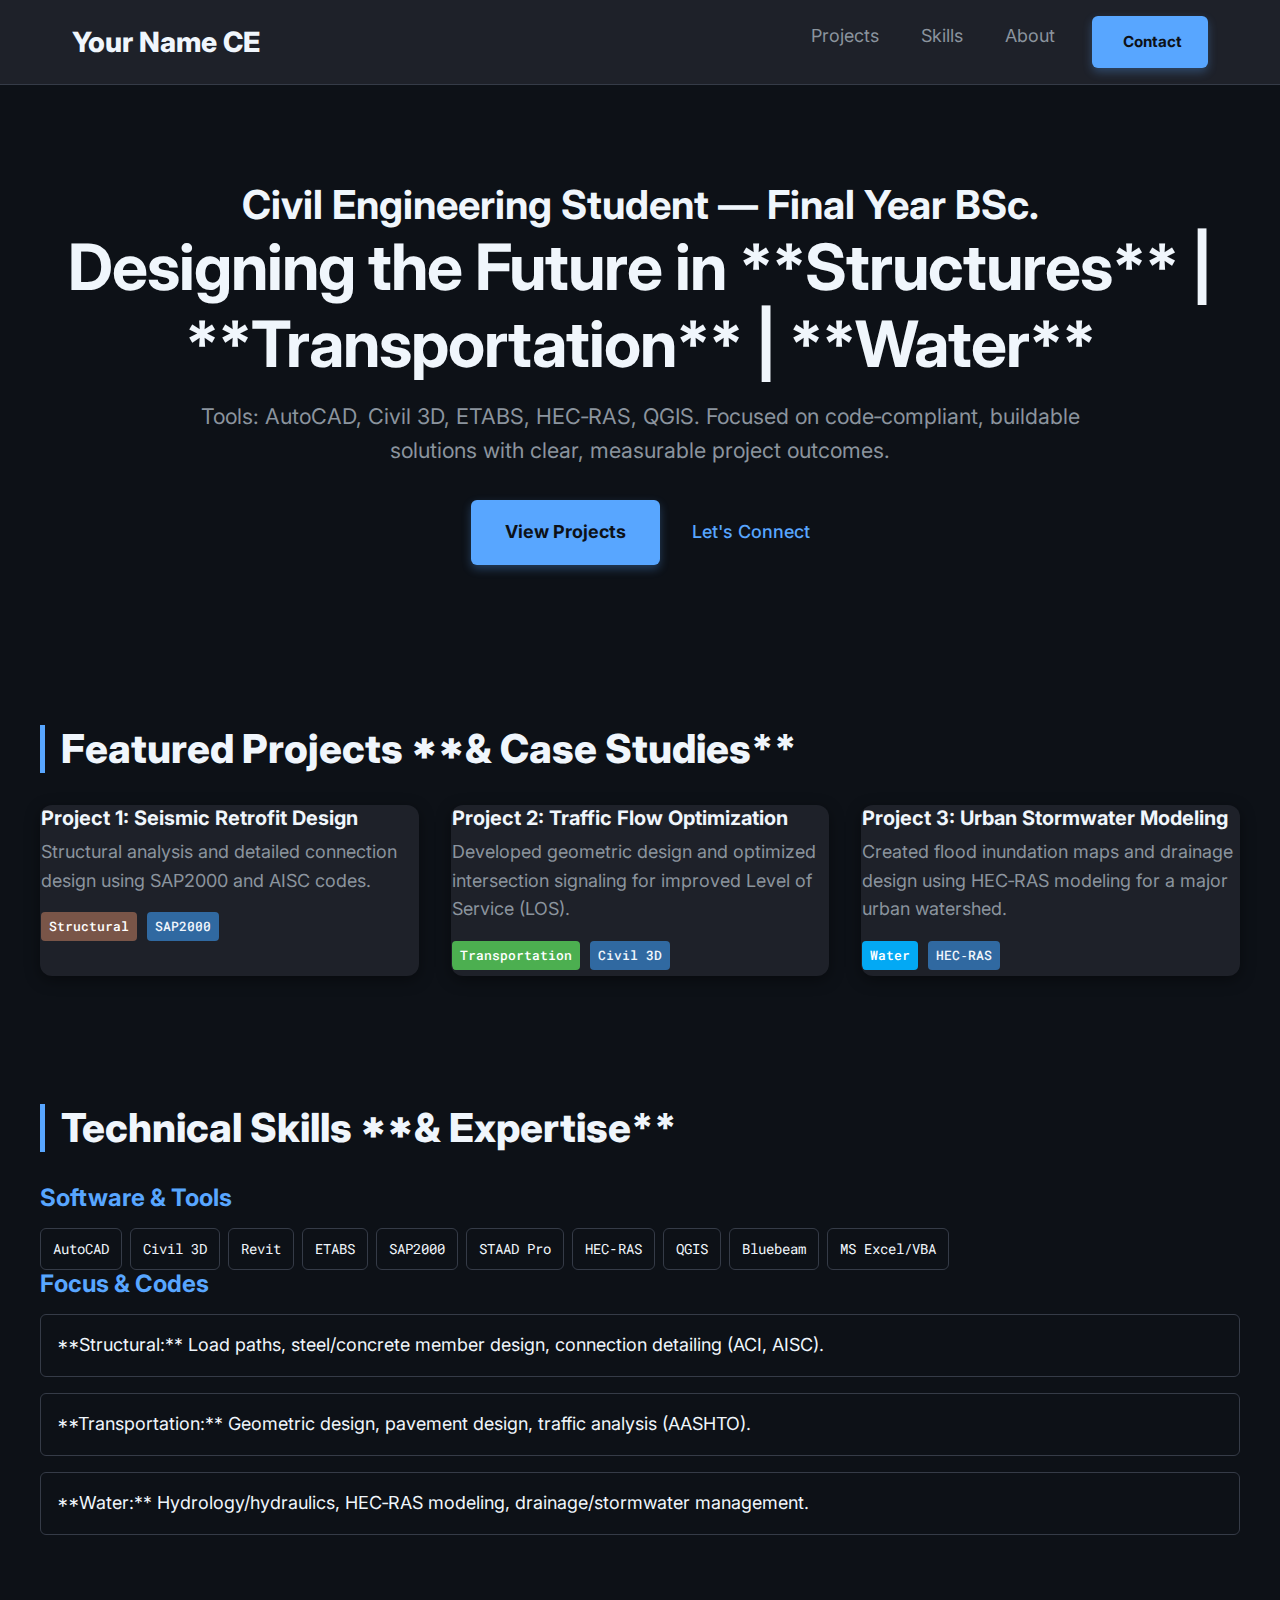
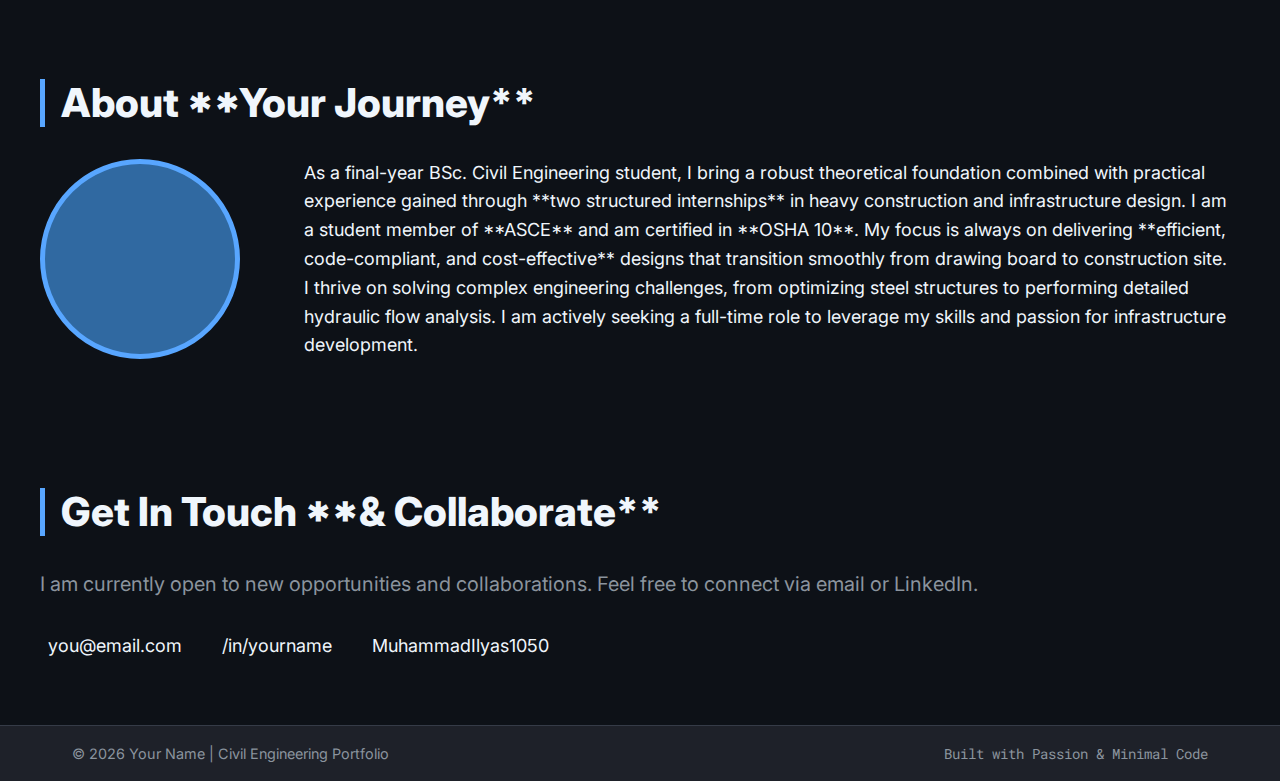
<file: index.html>
<!doctype html>
<html lang="en">
<head>
  <meta charset="utf-8" />
  <meta name="viewport" content="width=device-width, initial-scale=1" />
  <title>Your Name — Civil Engineering Portfolio</title>
  <meta name="description" content="Civil Engineering student portfolio showcasing expertise in structures, transportation, and water systems." />
  
  <link rel="preconnect" href="https://fonts.googleapis.com">
  <link rel="preconnect" href="https://fonts.gstatic.com" crossorigin>
  <link href="https://fonts.googleapis.com/css2?family=Inter:wght@300;500;700&family=Roboto+Mono:wght@400;700&display=swap" rel="stylesheet">
  
  <link rel="stylesheet" href="https://cdnjs.cloudflare.com/ajax/libs/font-awesome/6.5.1/css/all.min.css" integrity="sha512-DTOQO9RWCH3ppGqcWaEA1BIZOC6xxalwEsw9c2QQeAIftl+Vegovlnee1c9QX4TctnWMn13TZye+giMm8e2LwA==" crossorigin="anonymous" referrerpolicy="no-referrer" />
  
  <link rel="stylesheet" href="assets/css/style.css" />
</head>
<body class="dark-mode">
  <header class="site-header">
    <div class="container nav-bar">
      <a class="logo" href="/">Your Name <span class="badge">CE</span></a>
      <nav>
        <a href="projects.html"><i class="fas fa-hammer"></i> Projects</a>
        <a href="#skills"><i class="fas fa-cogs"></i> Skills</a>
        <a href="#about"><i class="fas fa-user-tie"></i> About</a>
        <a class="btn primary-btn" href="#contact"><i class="fas fa-paper-plane"></i> Contact</a>
      </nav>
    </div>
  </header>

  <main>
    <section class="hero container">
      <h2 class="sub-headline">Civil Engineering Student — Final Year BSc.</h2>
      <h1 class="main-headline">Designing the Future in **Structures** | **Transportation** | **Water**</h1>
      <p class="hero-summary">Tools: AutoCAD, Civil 3D, ETABS, HEC‑RAS, QGIS. Focused on code‑compliant, buildable solutions with clear, measurable project outcomes.</p>
      <div class="hero-cta">
        <a class="btn primary-btn large-btn" href="projects.html"><i class="fas fa-eye"></i> View Projects</a>
        <a class="link secondary-link" href="#contact"><i class="fas fa-handshake"></i> Let's Connect</a>
      </div>
    </section>

    <section class="container featured section-padding">
      <h2 class="section-title">Featured Projects **& Case Studies**</h2>
      
      <div id="featured-grid" class="project-grid">
        <div class="project-card">
          <div class="project-image-placeholder"></div>
          <h3>Project 1: Seismic Retrofit Design</h3>
          <p>Structural analysis and detailed connection design using SAP2000 and AISC codes.</p>
          <span class="tag tag-structural">Structural</span> <span class="tag tag-tool">SAP2000</span>
        </div>
        <div class="project-card">
          <div class="project-image-placeholder"></div>
          <h3>Project 2: Traffic Flow Optimization</h3>
          <p>Developed geometric design and optimized intersection signaling for improved Level of Service (LOS).</p>
          <span class="tag tag-transportation">Transportation</span> <span class="tag tag-tool">Civil 3D</span>
        </div>
        <div class="project-card">
          <div class="project-image-placeholder"></div>
          <h3>Project 3: Urban Stormwater Modeling</h3>
          <p>Created flood inundation maps and drainage design using HEC‑RAS modeling for a major urban watershed.</p>
          <span class="tag tag-water">Water</span> <span class="tag tag-tool">HEC‑RAS</span>
        </div>
      </div>
    </section>

    <section id="skills" class="container section-padding">
      <h2 class="section-title">Technical Skills **& Expertise**</h2>
      <div class="skills-grid">
        <div class="skill-area">
          <h3><i class="fas fa-terminal"></i> Software & Tools</h3>
          <ul class="tags software-tags">
            <li>AutoCAD</li><li>Civil 3D</li><li>Revit</li><li>ETABS</li><li>SAP2000</li><li>STAAD Pro</li><li>HEC‑RAS</li><li>QGIS</li><li>Bluebeam</li><li>MS Excel/VBA</li>
          </ul>
        </div>
        <div class="skill-area">
          <h3><i class="fas fa-file-contract"></i> Focus & Codes</h3>
          <ul class="focus-list">
            <li>**Structural:** Load paths, steel/concrete member design, connection detailing (ACI, AISC).</li>
            <li>**Transportation:** Geometric design, pavement design, traffic analysis (AASHTO).</li>
            <li>**Water:** Hydrology/hydraulics, HEC‑RAS modeling, drainage/stormwater management.</li>
          </ul>
        </div>
      </div>
    </section>

    <section id="about" class="container section-padding about-section">
      <h2 class="section-title">About **Your Journey**</h2>
      <div class="about-content">
        <div class="profile-photo-placeholder"></div>
        <div>
          <p>As a final-year BSc. Civil Engineering student, I bring a robust theoretical foundation combined with practical experience gained through **two structured internships** in heavy construction and infrastructure design. I am a student member of **ASCE** and am certified in **OSHA 10**. My focus is always on delivering **efficient, code-compliant, and cost-effective** designs that transition smoothly from drawing board to construction site.</p>
          <p>I thrive on solving complex engineering challenges, from optimizing steel structures to performing detailed hydraulic flow analysis. I am actively seeking a full-time role to leverage my skills and passion for infrastructure development.</p>
        </div>
      </div>
    </section>

    <section id="contact" class="container section-padding contact-section">
      <h2 class="section-title">Get In Touch **& Collaborate**</h2>
      <p class="contact-pitch">I am currently open to new opportunities and collaborations. Feel free to connect via email or LinkedIn.</p>
      <div class="contact-links">
        <a class="contact-item" href="mailto:you@email.com"><i class="fas fa-envelope"></i> you@email.com</a>
        <a class="contact-item" href="https://linkedin.com/in/yourname" target="_blank"><i class="fab fa-linkedin"></i> /in/yourname</a>
        <a class="contact-item" href="https://github.com/MuhammadIlyas1050" target="_blank"><i class="fab fa-github"></i> MuhammadIlyas1050</a>
      </div>
    </section>
  </main>

  <footer class="site-footer">
    <div class="container footer-content">
      <p>&copy; <span id="year"></span> Your Name | Civil Engineering Portfolio</p>
      <p class="credit">Built with Passion & Minimal Code</p>
    </div>
  </footer>

  <script>
    document.getElementById('year').textContent = new Date().getFullYear();
  </script>
</body>
</html>
</file>
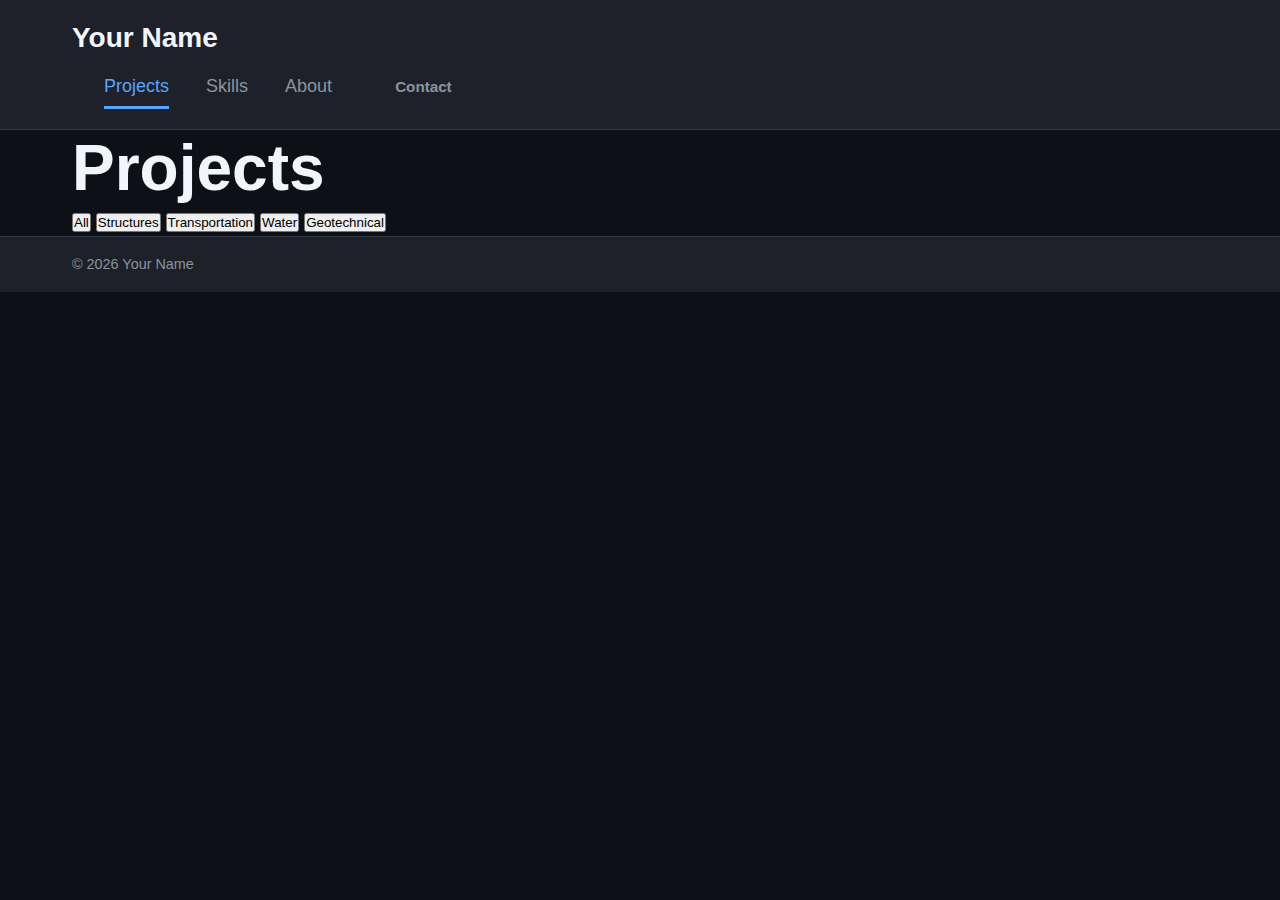
<file: projects.html>
<!doctype html>
<html lang="en">
<head>
  <meta charset="utf-8" />
  <meta name="viewport" content="width=device-width,initial-scale=1" />
  <title>Projects — Your Name</title>
  <link rel="stylesheet" href="assets/css/style.css" />
</head>
<body>
  <header class="site-header">
    <div class="container nav">
      <a class="logo" href="/">Your Name</a>
      <nav>
        <a class="active" href="projects.html">Projects</a>
        <a href="index.html#skills">Skills</a>
        <a href="index.html#about">About</a>
        <a class="btn" href="index.html#contact">Contact</a>
      </nav>
    </div>
  </header>

  <section class="container">
    <h1>Projects</h1>
    <div class="filters">
      <button data-filter="all" class="chip active">All</button>
      <button data-filter="Structures" class="chip">Structures</button>
      <button data-filter="Transportation" class="chip">Transportation</button>
      <button data-filter="Water" class="chip">Water</button>
      <button data-filter="Geotechnical" class="chip">Geotechnical</button>
    </div>
    <div id="projects-grid" class="grid"></div>
  </section>

  <footer class="site-footer">
    <div class="container">
      <p>© <span id="year"></span> Your Name</p>
    </div>
  </footer>

  <script type="module" src="assets/js/main.js"></script>
</body>
</html>
</file>
<file: assets/css/style.css>
/*
 * ---------------------------------------
 * 1. Global Reset and Variables (Theming) - UPDATED 2025 AESTHETICS
 * ---------------------------------------
 */
:root {
    /* Colors (Dark Mode Aesthetic) */
    --color-background: #0d1117; 
    --color-surface: #1e2129; /* Slightly lighter surface for contrast */
    --color-text-primary: #f0f6fc;
    --color-text-secondary: #8b949e;
    --color-accent: #58a6ff; 
    --color-accent-dark: #3069a1;
    --color-border: #353b47;

    /* NEW AESTHETIC VARIABLES */
    --radius-sm: 6px;
    --radius-md: 12px;
    --shadow-soft: 0 4px 15px rgba(0, 0, 0, 0.4); /* Soft, diffused shadow */
    --shadow-hover: 0 8px 25px rgba(0, 0, 0, 0.6); /* Deeper shadow on hover */

    /* Typography */
    --font-primary: 'Inter', sans-serif;
    --font-mono: 'Roboto Mono', monospace;
    --font-size-base: 1.125rem;
    
    /* Spacing */
    --space-sm: 0.5rem;
    --space-md: 1rem;
    --space-lg: 2rem;
    --space-xl: 4rem;
    
    /* Transitions */
    --transition-speed: 0.3s;
}

/* Light Mode Variables (Advanced Feature, controlled by JavaScript) */
body.light-mode {
    --color-background: #ffffff;
    --color-surface: #f0f0f0;
    --color-text-primary: #24292f;
    --color-text-secondary: #656d76;
    --color-accent: #0585f2;
    --color-accent-dark: #0056b3;
    --color-border: #d0d7de;
    --shadow-soft: 0 4px 15px rgba(0, 0, 0, 0.1);
    --shadow-hover: 0 8px 25px rgba(0, 0, 0, 0.2);
}

*, *::before, *::after {
    box-sizing: border-box;
    margin: 0;
    padding: 0;
}

html {
    scroll-behavior: smooth;
}

body {
    font-family: var(--font-primary);
    font-size: var(--font-size-base);
    line-height: 1.6;
    background-color: var(--color-background);
    color: var(--color-text-primary);
    min-height: 100vh;
    transition: background-color var(--transition-speed), color var(--transition-speed);
}

/* Skip Link for Accessibility */
.skip-link {
    position: absolute;
    top: -40px;
    left: 0;
    background: var(--color-accent);
    color: var(--color-background);
    padding: var(--space-md);
    z-index: 999;
}
.skip-link:focus {
    top: 0;
}

/* --- SCROLL PROGRESS BAR --- */
#progress-bar-container {
    height: 4px;
    width: 100%;
    background-color: var(--color-surface);
    position: fixed;
    top: 0;
    left: 0;
    z-index: 101;
}

#progress-bar {
    height: 100%;
    width: 0%;
    background-color: var(--color-accent);
    transition: width 0.1s linear;
}

/* * ---------------------------------------
 * 2. Typography and Section Headers - UPDATED
 * ---------------------------------------
 */
.container {
    max-width: 1200px;
    margin: 0 auto;
    padding: 0 var(--space-lg);
}

.section-padding {
    padding: var(--space-xl) 0;
}

h1, h2, h3 {
    line-height: 1.2;
    font-weight: 700;
    color: var(--color-text-primary);
}

h1 { font-size: 4rem; }
h2 { font-size: 2.5rem; }
h3 { font-size: 1.5rem; }

.section-title {
    margin-bottom: var(--space-lg);
    border-left: 5px solid var(--color-accent);
    padding-left: var(--space-md);
    display: inline-block;
    font-weight: 800;
}

/* Styling for keywords that were previously wrapped in ** */
.main-headline strong {
    color: var(--color-accent);
    font-weight: inherit;
}

/* * ---------------------------------------
 * 3. Header and Navigation - UPDATED
 * ---------------------------------------
 */
.site-header {
    background-color: var(--color-surface);
    padding: var(--space-md) 0;
    border-bottom: 1px solid var(--color-border);
    position: sticky;
    top: 0;
    z-index: 100;
}

.nav-bar {
    display: flex;
    justify-content: space-between;
    align-items: center;
}

.logo {
    font-size: 1.75rem;
    font-weight: 800;
    color: var(--color-text-primary);
    text-decoration: none;
}

nav a {
    color: var(--color-text-secondary);
    text-decoration: none;
    margin-left: var(--space-lg);
    padding: 0.5rem 0;
    transition: color var(--transition-speed);
    position: relative;
}

nav a:hover, nav a.active {
    color: var(--color-accent);
}

nav a:hover::after, nav a.active::after {
    content: '';
    position: absolute;
    left: 0;
    bottom: -5px;
    width: 100%;
    height: 3px;
    background-color: var(--color-accent);
    transform: scaleX(1);
}

nav a i {
    margin-right: 5px;
    color: var(--color-accent-dark);
}

.theme-toggle-btn {
    background: none;
    border: none;
    color: var(--color-text-primary);
    font-size: 1.25rem;
    cursor: pointer;
    margin-left: var(--space-lg);
    transition: color var(--transition-speed);
}
.theme-toggle-btn:hover {
    color: var(--color-accent);
}

/* * ---------------------------------------
 * 4. Buttons and Links - UPDATED ROUNDED EDGES & MICRO-INTERACTIONS
 * ---------------------------------------
 */
.btn {
    display: inline-flex;
    align-items: center;
    padding: 0.75rem 1.5rem;
    border: 2px solid transparent;
    border-radius: var(--radius-sm); /* Rounded edges */
    cursor: pointer;
    text-decoration: none;
    font-weight: 700;
    transition: all var(--transition-speed);
    font-size: 0.95rem; 
}

.primary-btn {
    background-color: var(--color-accent);
    color: var(--color-background);
    box-shadow: 0 4px 10px rgba(88, 166, 255, 0.3); /* Subtle accent shadow */
}

.primary-btn:hover {
    background-color: transparent;
    color: var(--color-accent);
    border-color: var(--color-accent);
    transform: scale(1.03); /* Micro-interaction: Scale up */
}

.secondary-btn {
    background-color: var(--color-surface);
    color: var(--color-accent);
    border-color: var(--color-accent-dark);
}

.secondary-btn:hover {
    background-color: var(--color-accent-dark);
    color: var(--color-text-primary);
    transform: translateY(-2px);
}

.large-btn {
    padding: 1rem 2rem;
    font-size: 1.125rem;
}

.secondary-link {
    color: var(--color-accent);
    text-decoration: none;
    font-weight: 500;
}

.secondary-link:hover {
    text-decoration: underline;
}

.text-center {
    text-align: center;
}

/* * ---------------------------------------
 * 5. Hero Section - UPDATED
 * ---------------------------------------
 */
.hero {
    padding: 6rem 0;
    text-align: center;
}

.role-tag {
    font-size: 1.25rem;
    font-weight: 500;
    color: var(--color-accent);
    margin-bottom: var(--space-sm);
    font-family: var(--font-mono);
}

.main-headline {
    margin-bottom: var(--space-md);
    letter-spacing: -1px;
}

.hero-summary {
    max-width: 900px;
    margin: 0 auto var(--space-lg) auto;
    font-size: 1.35rem;
    color: var(--color-text-secondary);
}

.hero-cta {
    display: flex;
    justify-content: center;
    gap: var(--space-lg);
    margin-top: var(--space-lg);
    align-items: center;
}

/* Tool ticker as modern rounded badges */
.tool-ticker {
    margin-top: var(--space-xl);
    display: flex;
    flex-wrap: wrap;
    justify-content: center;
    gap: 1rem;
    font-family: var(--font-mono);
    font-size: 0.9rem;
    color: var(--color-text-primary);
}
.tool-ticker span {
    background-color: var(--color-surface);
    padding: 8px 16px;
    border-radius: var(--radius-md); /* Rounded badges */
    border: 1px solid var(--color-border);
    box-shadow: var(--shadow-soft);
}

/* * ---------------------------------------
 * 6. Featured Projects (Grid Layout) - UPDATED ROUNDED EDGES & SHADOWS
 * ---------------------------------------
 */
.project-grid {
    display: grid;
    grid-template-columns: repeat(auto-fit, minmax(320px, 1fr));
    gap: var(--space-lg);
}

.project-card {
    background-color: var(--color-surface);
    border-radius: var(--radius-md); /* Softer corners */
    box-shadow: var(--shadow-soft); /* Soft shadow */
    border: 1px solid transparent; /* Prepare for focus border */
    overflow: hidden;
    transition: transform var(--transition-speed), box-shadow var(--transition-speed), border-color var(--transition-speed);
}

.project-card:hover {
    transform: translateY(-5px);
    box-shadow: var(--shadow-hover); /* Deeper shadow on hover */
    border-color: var(--color-accent-dark); /* Highlight border on hover */
}

.project-card:focus-within { /* Accessibility: Focus state */
    border-color: var(--color-accent);
    outline: 2px solid var(--color-accent);
    outline-offset: 2px;
    box-shadow: var(--shadow-hover);
}

.project-media-placeholder {
    height: 180px;
    background-color: var(--color-accent-dark);
    display: flex;
    align-items: center;
    justify-content: center;
    color: var(--color-background);
    font-family: var(--font-mono);
    font-size: 1.1rem;
    font-weight: 700;
    /* Removed bottom border, using padding separation */
}

.card-content {
    padding: var(--space-lg);
}

.project-card h3 {
    font-size: 1.25rem;
    margin-bottom: var(--space-sm);
}

.project-card p {
    color: var(--color-text-secondary);
    margin-bottom: var(--space-md);
}

.project-tags {
    margin-bottom: var(--space-md);
}

.tag {
    display: inline-block;
    font-size: 0.8rem;
    font-family: var(--font-mono);
    padding: 4px 8px;
    border-radius: 4px;
    margin-right: 5px;
    margin-bottom: 5px;
    font-weight: 500;
}

.tag-structural { background-color: #795548; color: #fff; }
.tag-transportation { background-color: #4caf50; color: #fff; }
.tag-water { background-color: #03a9f4; color: #fff; }
.tag-tool { background-color: var(--color-accent-dark); color: var(--color-text-primary); }

.read-more-link {
    color: var(--color-accent);
    text-decoration: none;
    font-weight: 700;
    transition: padding-left var(--transition-speed);
}
.read-more-link:hover {
    padding-left: 5px;
}
.read-more-link i {
    margin-left: 5px;
}

/* * ---------------------------------------
 * 7. Expertise Section - UPDATED ROUNDED EDGES
 * ---------------------------------------
 */
.expertise-grid {
    display: grid;
    grid-template-columns: repeat(auto-fit, minmax(400px, 1fr));
    gap: var(--space-xl);
    background-color: var(--color-surface);
    padding: var(--space-xl);
    border-radius: var(--radius-md); /* Softer corners */
    box-shadow: var(--shadow-soft);
}

.skill-area h3 {
    margin-bottom: var(--space-md);
    color: var(--color-accent);
}
.skill-area h3 i {
    color: var(--color-accent-dark);
}

.software-tags {
    list-style: none;
    display: flex;
    flex-wrap: wrap;
    gap: var(--space-sm);
}

.software-tags li {
    padding: 8px 12px;
    background-color: var(--color-background);
    border: 1px solid var(--color-border);
    border-radius: var(--radius-sm);
    font-family: var(--font-mono);
    font-size: 0.9rem;
    color: var(--color-text-primary);
}

.focus-list {
    list-style: none;
}

.focus-list li {
    padding: var(--space-md);
    border-left: 4px solid var(--color-accent);
    margin-bottom: var(--space-md);
    border-radius: var(--radius-sm); /* Rounded list items */
    background-color: var(--color-background);
    border: 1px solid var(--color-border);
    transition: background-color var(--transition-speed);
}
.focus-list li:hover {
    background-color: var(--color-border); /* Subtle hover feedback */
}

.focus-list li strong {
    color: var(--color-accent);
    font-weight: 700;
    margin-right: var(--space-sm);
}


/* * ---------------------------------------
 * 8. About Section
 * ---------------------------------------
 */
.about-content {
    display: grid;
    grid-template-columns: 200px 1fr;
    gap: var(--space-xl);
    align-items: flex-start;
}

.profile-photo-placeholder {
    width: 200px;
    height: 200px;
    background-color: var(--color-accent-dark);
    border-radius: 50%;
    overflow: hidden;
    display: flex;
    align-items: center;
    justify-content: center;
    border: 5px solid var(--color-accent);
    color: var(--color-background);
    font-family: var(--font-mono);
    font-size: 0.9rem;
    flex-shrink: 0;
    text-align: center;
}

/* * ---------------------------------------
 * 9. Contact Section & Form - UPDATED ROUNDED EDGES & MICRO-INTERACTIONS
 * ---------------------------------------
 */
.contact-pitch {
    font-size: 1.25rem;
    color: var(--color-text-secondary);
    margin-bottom: var(--space-lg);
}

.contact-form {
    display: grid;
    gap: var(--space-md);
    max-width: 600px;
    margin-bottom: var(--space-xl);
}

.contact-form input, .contact-form textarea {
    padding: var(--space-md);
    border: 1px solid var(--color-border);
    border-radius: var(--radius-sm); /* Rounded inputs */
    background-color: var(--color-background);
    color: var(--color-text-primary);
    font-size: 1rem;
    transition: border-color var(--transition-speed);
}

.contact-form input:focus, .contact-form textarea:focus {
    border-color: var(--color-accent);
    outline: none;
}

.submit-btn {
    width: 100%;
    box-shadow: var(--shadow-soft);
}

.contact-links {
    display: flex;
    flex-wrap: wrap;
    gap: var(--space-lg);
}

.contact-item {
    font-size: 1.125rem;
    color: var(--color-text-primary);
    text-decoration: none;
    transition: all var(--transition-speed);
}

.contact-item:hover {
    color: var(--color-accent);
    transform: translateX(5px); /* Micro-interaction on link */
}

.contact-item i {
    margin-right: 8px;
    color: var(--color-accent);
}

/* * ---------------------------------------
 * 10. Footer
 * ---------------------------------------
 */
.site-footer {
    background-color: var(--color-surface);
    padding: var(--space-md) 0;
    border-top: 1px solid var(--color-border);
    color: var(--color-text-secondary);
    font-size: 0.9rem;
}

.footer-content {
    display: flex;
    justify-content: space-between;
    align-items: center;
}

.credit {
    font-family: var(--font-mono);
}

/* * ---------------------------------------
 * 11. Responsiveness
 * ---------------------------------------
 */
@media (max-width: 992px) {
    h1 { font-size: 3rem; }
    .nav-bar nav { display: none; }
    .nav-bar { justify-content: space-around; }
    .theme-toggle-btn { margin: 0; }
    .expertise-grid { padding: var(--space-lg); }
    .about-content { grid-template-columns: 1fr; text-align: center; }
    .profile-photo-placeholder { margin: 0 auto var(--space-md) auto; }
}

@media (max-width: 768px) {
    .container { padding: 0 var(--space-md); }
    h1 { font-size: 2.25rem; }
    h2 { font-size: 2rem; }
    .hero-summary { font-size: 1rem; }
    .hero-cta { flex-direction: column; gap: var(--space-md); }
    .secondary-link { margin-left: 0; }
    .expertise-grid { grid-template-columns: 1fr; gap: var(--space-lg); }
    .footer-content { flex-direction: column; gap: var(--space-sm); text-align: center; }
    .tool-ticker { flex-direction: column; gap: 0.5rem; }
    .featured { padding: 2rem 0; }
}
</file>
